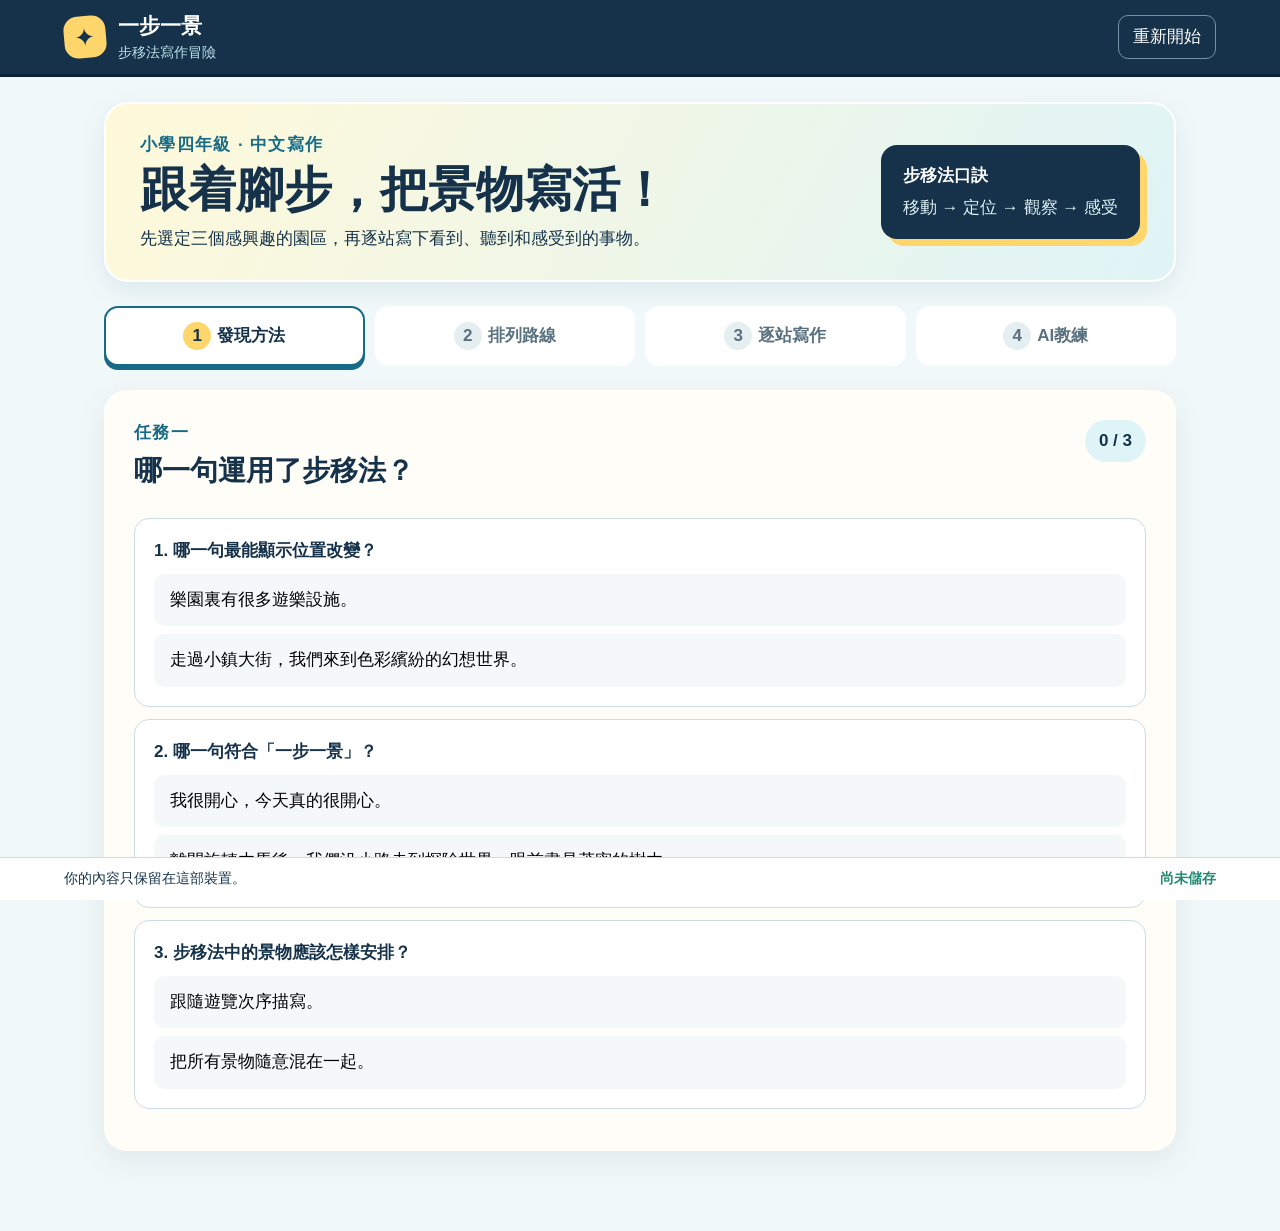
<file: p4-4d9c0e1d/index.html>
<!doctype html>
<html lang="zh-Hant">
<head>
  <meta charset="utf-8"><meta name="viewport" content="width=device-width,initial-scale=1">
  <title>一步一景寫作冒險</title>
  <meta name="description" content="小四步移法互動寫作工具：由辨認移動線索，到完成《到迪士尼樂園遊玩》。">
  <link rel="stylesheet" href="styles.css?v=12"><link rel="stylesheet" href="experience.css?v=12"><link rel="stylesheet" href="game.css?v=12"><link rel="stylesheet" href="game-fix.css?v=12"><link rel="stylesheet" href="immersive.css?v=12"><link rel="stylesheet" href="immersive-fix.css?v=12"><link rel="stylesheet" href="activities.css?v=12"><link rel="stylesheet" href="linked-update.css?v=12">
</head>
<body>
  <header class="topbar"><div class="brand"><span class="logo">✦</span><div><b>一步一景</b><small>步移法寫作冒險</small></div></div><button class="ghost" id="reset">重新開始</button></header>
  <main>
    <section class="intro"><div><span class="eyebrow">小學四年級 · 中文寫作</span><h1>跟着腳步，把景物寫活！</h1><p>先選定三個感興趣的園區，再逐站寫下看到、聽到和感受到的事物。</p></div><div class="rule"><b>步移法口訣</b><span>移動 → 定位 → 觀察 → 感受</span></div></section>
    <nav class="steps" aria-label="學習進度"><button class="step active" data-page="0"><i>1</i>發現方法</button><button class="step" data-page="1"><i>2</i>排列路線</button><button class="step" data-page="2"><i>3</i>逐站寫作</button><button class="step" data-page="3"><i>4</i>AI教練</button></nav>

    <section class="page active" data-page="0">
      <div class="section-head"><div><span class="tag">任務一</span><h2>哪一句運用了步移法？</h2></div><span class="score" id="quizScore">0 / 3</span></div>
      <div id="quiz"></div><div class="notice hidden" id="quizDone">你找到了關鍵：位置會改變，景物也跟着改變。可以前往下一關了！</div>
    </section>

    <section class="page" data-page="1">
      <div class="section-head"><div><span class="tag">任務二</span><h2>先選定遊覽區域</h2><p>用方向鍵控制小旅客，由六個園區自由選擇三個。這一頁不用寫句子。</p></div><span class="score" id="exploreCount">已選 0 / 3 區</span></div>
      <div class="park-game" id="parkGame" tabindex="0" aria-label="可用方向鍵探索的虛擬園區">
        <img src="virtual-park-map.png" alt="有六個可選主題區域的虛擬園區地圖" draggable="false">
        <div class="hotspot h0" data-spot="0"><span>🏘️</span><b>小鎮大街</b></div><div class="hotspot h1" data-spot="1"><span>🎠</span><b>幻想世界</b></div><div class="hotspot h2" data-spot="2"><span>🌿</span><b>探險世界</b></div><div class="hotspot h3" data-spot="3"><span>🚀</span><b>明日世界</b></div><div class="hotspot h4" data-spot="4"><span>❄️</span><b>魔雪奇緣世界</b></div><div class="hotspot h5" data-spot="5"><span>🐻</span><b>灰熊山谷</b></div>
        <div class="avatar" id="avatar" aria-label="小旅客">🧒🏻<i></i></div>
        <div class="map-tip" id="mapTip">從入口出發！走近發光圓圈。</div>
      </div>
      <div class="game-controls" aria-label="移動方向掣"><span></span><button data-dir="up" aria-label="向上">▲</button><span></span><button data-dir="left" aria-label="向左">◀</button><button data-dir="down" aria-label="向下">▼</button><button data-dir="right" aria-label="向右">▶</button></div>
      <div class="explore-dialog hidden" id="exploreDialog" role="dialog" aria-modal="true" aria-labelledby="exploreTitle"><div class="dialog-card immersive-card"><button class="dialog-close" id="dialogClose" aria-label="關閉">×</button><div class="inside-heading"><span class="dialog-icon" id="dialogIcon"></span><div><small>你來到了</small><h3 id="exploreTitle"></h3></div><span class="find-count" id="findCount">找到 0 / 3</span></div><p id="exploreQuestion"></p><div class="inside-scene" id="insideScene" aria-label="可以探索的園區內部場景"><div class="scene-layer" id="sceneLayer"><img id="insideImage" alt=""><div id="lookPoints"></div><div class="point-popup hidden" id="pointPopup" aria-live="polite"></div></div><span class="drag-tip">↔ 拖動畫面環視</span></div><div class="look-buttons"><button id="lookLeft">← 向左看</button><button id="lookRight">向右看 →</button></div><div class="activity-panel"><b>選擇一項活動；發光點可提供觀察提示</b><div class="activity-choices" id="activityChoices"></div></div><div class="object-info" id="objectInfo"><b>先選擇一項活動</b><span>選區時不用寫句子，寫作會在下一頁開始。</span></div><div class="found-words" id="foundWords"></div><button class="primary" id="collectSpot">選定這個園區 ✦</button></div></div>
      <details class="fallback"><summary>無法控制小人物？改用點選景點</summary><div class="places" id="places"></div></details>
      <div class="route-board solo"><div class="route"><b>我的步移路線</b><div id="routeSlots" class="route-slots"></div><button class="secondary" id="clearRoute">清除路線並返回入口</button></div></div>
      <div class="actions"><button class="primary" id="routeNext">按路線開始寫作 →</button></div>
    </section>

    <section class="page" data-page="2">
      <div class="section-head"><div><span class="tag">任務三</span><h2>一步一景寫作站</h2><p>三個園區已選定，現在每站完成一小段。</p></div><span class="score" id="stationCount">第 1 / 3 站</span></div>
      <div class="experience"><div class="scene-window" aria-label="上一頁所選活動的觀察圖"><img id="sceneStrip" src="theme-park-journey.png" alt="所選園區活動的實景照片"></div><div class="scene-bar"><span>👀 回看你上一頁選擇的活動</span></div></div>
      <div class="linked-activity" id="linkedActivity"></div>
      <div class="prompt-box"><div class="prompt-head"><b>觀察鏡頭</b><span>想不到才逐級開啟提示</span></div><div class="prompt-tabs"><button class="prompt-tab active" data-level="0">🔎 找一找</button><button class="prompt-tab" data-level="1">💭 想一想</button><button class="prompt-tab" data-level="2">✍️ 寫一寫</button></div><div id="promptText" class="prompt-text"></div></div>
      <div class="station-card"><div class="station-top"><span class="station-icon" id="stationIcon">🏰</span><div><small>現在來到</small><h3 id="stationName"></h3></div></div>
        <label>① 我怎樣移動到這裏？<select id="moveWord"><option value="">選擇步移詞……</option><option>走進</option><option>沿着小路前行</option><option>離開上一站後</option><option>穿過人群</option><option>轉過彎</option></select></label>
        <label>② 我看見／聽見甚麼？<textarea id="scene" placeholder="例：色彩繽紛的建築、歡快的音樂……"></textarea></label>
        <label>③ 人物有甚麼動作？<textarea id="action" placeholder="例：我興奮地揮手，遊客紛紛拍照……"></textarea></label>
        <label>④ 我有甚麼感受？<textarea id="feeling" placeholder="例：我彷彿走進童話世界，心裏十分期待。"></textarea></label>
        <div class="hint"><b>寫作小提示</b><span id="stationHint"></span></div>
      </div>
      <div class="actions between"><button class="secondary" id="prevStation">← 上一站</button><button class="primary" id="saveStation">儲存並到下一站 →</button></div>
    </section>

    <section class="page" data-page="3">
      <div class="section-head"><div><span class="tag">任務四</span><h2>組合文章，請AI教練提點</h2><p>教練只會指出改善方向，精彩內容仍由你創作。</p></div></div>
      <div class="editor-grid"><div><label class="title-label">題目<input id="title" value="到迪士尼樂園遊玩"></label><textarea id="essay" class="essay" aria-label="文章"></textarea><div class="editor-actions"><button class="secondary" id="copyEssay">複製文章</button><button class="primary" id="coach">請AI教練看看 ✦</button></div></div>
      <aside class="coach"><div class="coach-title"><span>✦</span><div><b>步移AI教練</b><small>先欣賞，再給一項挑戰</small></div></div><div id="feedback"><p class="muted">完成文章後按「請AI教練看看」。</p></div></aside></div>
    </section>
  </main>
  <footer><span>你的內容只保留在這部裝置。</span><b id="saved">尚未儲存</b></footer>
  <script src="app.js?v=16"></script>
</body></html>
</file>
<file: p4-4d9c0e1d/styles.css>
:root{--ink:#15324a;--blue:#176b87;--sky:#dff4f7;--yellow:#ffd66b;--paper:#fffdf7;--orange:#f08b3e;--line:#c9dce2;--ok:#1f8a70}*{box-sizing:border-box}body{margin:0;background:#f1f8f9;color:var(--ink);font-family:"Noto Sans TC","Microsoft JhengHei",sans-serif;font-size:17px;line-height:1.55}.topbar{height:74px;background:var(--ink);color:white;display:flex;align-items:center;justify-content:space-between;padding:0 max(5vw,24px);box-shadow:0 3px 0 #0c2437}.brand{display:flex;gap:12px;align-items:center}.brand b{display:block;font-size:21px}.brand small{display:block;color:#bfe3eb}.logo{width:42px;height:42px;border-radius:14px;background:var(--yellow);color:var(--ink);display:grid;place-items:center;font-size:25px;transform:rotate(-5deg)}button{font:inherit;cursor:pointer;border:0}.ghost{background:transparent;color:white;border:1px solid #7292a5;border-radius:10px;padding:8px 14px}main{max-width:1120px;margin:auto;padding:28px 24px 80px}.intro{background:linear-gradient(120deg,#fff9d9,#dff4f7);border:2px solid white;border-radius:24px;padding:28px 34px;display:flex;justify-content:space-between;gap:28px;align-items:center;box-shadow:0 8px 24px #1e61731a}.eyebrow,.tag{font-weight:800;color:var(--blue);letter-spacing:.08em}.intro h1{font-size:clamp(30px,5vw,48px);margin:4px 0 8px;line-height:1.15}.intro p{margin:0;max-width:680px}.rule{min-width:230px;background:var(--ink);color:white;padding:18px 22px;border-radius:16px;box-shadow:7px 7px 0 var(--yellow)}.rule b,.rule span{display:block}.rule span{margin-top:6px;color:#dff4f7}.steps{display:grid;grid-template-columns:repeat(4,1fr);gap:10px;margin:24px 0}.step{background:white;padding:14px;border-radius:14px;color:#5a7180;border:2px solid transparent;font-weight:700}.step i{font-style:normal;display:inline-grid;place-items:center;width:28px;height:28px;border-radius:50%;background:#e5eef1;margin-right:6px}.step.active{color:var(--ink);border-color:var(--blue);box-shadow:0 4px 0 var(--blue)}.step.active i{background:var(--yellow)}.page{display:none;background:var(--paper);border-radius:22px;padding:30px;box-shadow:0 10px 30px #15324a14}.page.active{display:block}.section-head{display:flex;align-items:flex-start;justify-content:space-between;gap:20px;margin-bottom:22px}.section-head h2{font-size:28px;margin:3px 0}.section-head p{margin:0;color:#607887}.score{background:var(--sky);padding:8px 14px;border-radius:99px;font-weight:800;white-space:nowrap}.question{padding:19px;border:1px solid var(--line);border-radius:15px;margin:12px 0;background:white}.question b{display:block;margin-bottom:10px}.options{display:grid;gap:8px}.option{text-align:left;background:#f4f8f9;border:2px solid transparent;border-radius:10px;padding:11px 14px}.option:hover{border-color:#7db4c2}.option.correct{background:#e2f6ed;border-color:var(--ok)}.option.wrong{background:#fff0eb;border-color:#e47755}.explain{margin:10px 0 0;font-weight:700}.notice,.hint{margin-top:18px;background:#fff3c9;border-left:5px solid var(--yellow);padding:14px 17px;border-radius:8px}.hidden{display:none}.route-board{display:grid;grid-template-columns:1.2fr 1fr;gap:22px}.places{display:grid;grid-template-columns:1fr 1fr;gap:12px}.place{background:white;border:2px solid var(--line);padding:18px;border-radius:16px;text-align:left;display:flex;align-items:center;gap:13px;font-weight:800}.place span{font-size:31px}.place:disabled{opacity:.45}.route{background:#eaf6f8;border-radius:18px;padding:20px}.route-slots{display:grid;gap:8px;margin:14px 0}.route-item{background:white;border-radius:10px;padding:10px 12px;border-left:5px solid var(--orange)}.route-item b{display:inline-grid;width:26px;height:26px;border-radius:50%;place-items:center;background:var(--yellow);margin-right:8px}.primary,.secondary{padding:11px 18px;border-radius:11px;font-weight:800}.primary{background:var(--orange);color:white;box-shadow:0 4px 0 #b85a1d}.secondary{background:white;color:var(--ink);border:2px solid var(--line)}.actions{display:flex;justify-content:flex-end;margin-top:22px}.between{justify-content:space-between}.station-card{max-width:760px;margin:auto;background:white;border:2px solid var(--line);border-radius:20px;padding:24px}.station-top{display:flex;gap:14px;align-items:center;border-bottom:1px dashed var(--line);padding-bottom:15px;margin-bottom:17px}.station-icon{font-size:40px}.station-top h3{margin:0;font-size:25px}.station-top small{color:#6d8592}label{display:block;font-weight:800;margin:15px 0}textarea,select,input{display:block;width:100%;margin-top:7px;border:2px solid var(--line);border-radius:11px;padding:12px;font:inherit;color:var(--ink);background:#fbfefe}textarea{min-height:82px;resize:vertical}textarea:focus,select:focus,input:focus{outline:3px solid #ffd66b80;border-color:var(--blue)}.hint{display:flex;gap:12px}.hint span{font-weight:400}.editor-grid{display:grid;grid-template-columns:1.5fr .8fr;gap:22px}.title-label{margin-top:0}.essay{min-height:390px;line-height:1.8;background:white}.editor-actions{display:flex;justify-content:flex-end;gap:10px;margin-top:12px}.coach{background:var(--ink);color:white;border-radius:18px;padding:20px}.coach-title{display:flex;gap:11px;align-items:center;border-bottom:1px solid #567185;padding-bottom:15px}.coach-title>span{font-size:30px;color:var(--yellow)}.coach-title b,.coach-title small{display:block}.coach-title small,.muted{color:#bed1dc}.feedback-card{background:#24475e;border-radius:12px;padding:13px;margin-top:12px}.feedback-card b{color:var(--yellow);display:block;margin-bottom:4px}footer{position:fixed;bottom:0;left:0;right:0;background:white;border-top:1px solid var(--line);padding:10px max(5vw,24px);display:flex;justify-content:space-between;font-size:14px}footer b{color:var(--ok)}@media(max-width:760px){main{padding:16px 12px 72px}.intro{padding:22px;display:block}.rule{margin-top:18px}.steps{grid-template-columns:1fr 1fr}.step{padding:10px}.page{padding:20px 15px}.route-board,.editor-grid{grid-template-columns:1fr}.places{grid-template-columns:1fr}.section-head{display:block}.score{display:inline-block;margin-top:8px}.hint{display:block}.actions .primary{width:100%}footer span{display:none}}
/* Immersive observation station */
.experience,.prompt-box,.station-card{max-width:760px;margin:0 auto 16px}.scene-window{overflow:hidden;border-radius:20px 20px 0 0;aspect-ratio:16/7;background:#bfdde4;border:3px solid white;box-shadow:0 8px 22px #15324a1f}.scene-window img{width:400%;height:100%;object-fit:cover;display:block;transition:transform .65s cubic-bezier(.2,.8,.2,1)}.scene-bar{display:flex;justify-content:space-between;align-items:center;background:var(--ink);color:white;padding:10px 15px;border-radius:0 0 15px 15px}.sound-btn{background:#31566d;color:white;border:1px solid #8ba7b7;border-radius:99px;padding:5px 11px}.sound-btn[aria-pressed="true"]{background:var(--yellow);color:var(--ink)}.prompt-box{background:#eaf6f8;border:2px solid #abd5de;border-radius:16px;padding:15px}.prompt-head{display:flex;justify-content:space-between;gap:12px;align-items:center}.prompt-head span{font-size:14px;color:#607887}.prompt-tabs{display:flex;gap:8px;margin:12px 0}.prompt-tab{flex:1;padding:9px;border-radius:9px;background:white;color:var(--ink);border:2px solid transparent;font-weight:800}.prompt-tab.active{border-color:var(--blue);background:var(--yellow)}.prompt-text{background:white;border-radius:11px;padding:13px 15px;min-height:58px}.prompt-text ul{margin:0;padding-left:23px}@media(max-width:760px){.scene-window{aspect-ratio:4/3}.scene-bar{font-size:14px}.prompt-head{align-items:flex-start}.prompt-head span{max-width:145px}.prompt-tabs{gap:4px}.prompt-tab{font-size:14px;padding:8px 3px}}
</file>
<file: p4-4d9c0e1d/experience.css>
.scene-window{aspect-ratio:4/3}
.scene-window img{height:auto;min-height:100%;object-fit:cover}
@media(max-width:760px){.scene-window{aspect-ratio:1/1}}
.route-board.solo{grid-template-columns:1fr;max-width:900px;margin:12px auto}
</file>
<file: p4-4d9c0e1d/game.css>
.park-game{position:relative;max-width:900px;margin:auto;aspect-ratio:3/2;overflow:hidden;border:5px solid #fff;border-radius:22px;box-shadow:0 10px 28px #15324a2b;background:#90d7f2;outline:none}.park-game:focus{box-shadow:0 0 0 4px var(--yellow),0 10px 28px #15324a2b}.park-game>img{width:100%;height:100%;object-fit:cover;display:block;user-select:none}.avatar{position:absolute;left:50%;top:88%;font-size:clamp(24px,4vw,42px);translate:-50% -75%;filter:drop-shadow(0 5px 3px #16344880);z-index:5;transition:left .08s linear,top .08s linear}.avatar i{display:block;width:70%;height:18%;background:#15324a66;border-radius:50%;margin:-5px auto 0}.hotspot{position:absolute;translate:-50% -50%;display:grid;place-items:center;width:clamp(55px,8vw,90px);aspect-ratio:1;border-radius:50%;background:#fff7;border:4px solid var(--yellow);box-shadow:0 0 0 7px #ffd66b55,0 0 22px #fff;animation:pulse 1.8s infinite;text-align:center;z-index:3}.hotspot span{font-size:clamp(20px,3vw,34px)}.hotspot b{position:absolute;top:105%;background:#15324ae6;color:#fff;border-radius:7px;padding:2px 7px;font-size:12px;white-space:nowrap}.hotspot.visited{border-color:#36b889;background:#dff9eb;animation:none;box-shadow:0 0 0 5px #36b88944}.h0{left:50%;top:63%}.h1{left:22%;top:27%}.h2{left:77%;top:23%}.h3{left:82%;top:63%}.map-tip{position:absolute;left:50%;bottom:2%;translate:-50% 0;background:#15324ae8;color:#fff;border-radius:99px;padding:7px 14px;font-weight:800;white-space:nowrap;font-size:14px}.game-controls{display:grid;grid-template-columns:repeat(3,56px);justify-content:center;gap:7px;margin:14px}.game-controls button{width:56px;height:48px;border-radius:12px;background:var(--ink);color:#fff;font-weight:900;box-shadow:0 4px 0 #071b29;touch-action:none}.game-controls button:active{translate:0 3px;box-shadow:0 1px 0 #071b29}.explore-dialog{position:fixed;inset:0;background:#071b29bb;z-index:30;display:grid;place-items:center;padding:18px}.explore-dialog.hidden{display:none}.dialog-card{position:relative;background:var(--paper);width:min(520px,100%);border-radius:22px;padding:27px;box-shadow:0 16px 50px #0005;text-align:center}.dialog-card h3{font-size:28px;margin:0}.dialog-card small{display:block;color:#607887}.dialog-icon{font-size:45px}.dialog-card label{text-align:left}.dialog-close{position:absolute;right:13px;top:10px;background:transparent;font-size:28px;color:#607887}.fallback{max-width:900px;margin:12px auto}.fallback summary{cursor:pointer;color:var(--blue);font-weight:800}.fallback .places{margin-top:10px}.route-board>.places{display:none}@keyframes pulse{50%{transform:scale(1.08)}}@media(max-width:600px){.park-game{aspect-ratio:1/1}.park-game>img{object-fit:cover}.hotspot{width:50px}.hotspot b{font-size:10px}.map-tip{font-size:12px;max-width:88%;white-space:normal;text-align:center}.dialog-card{padding:22px 17px}}
</file>
<file: p4-4d9c0e1d/game-fix.css>
.route-board.solo{grid-template-columns:1fr;max-width:900px;margin:12px auto}
@media(max-width:600px){.park-game{aspect-ratio:3/2}.park-game>img{object-fit:fill}}
</file>
<file: p4-4d9c0e1d/immersive.css>
.immersive-card{width:min(820px,100%);max-height:94vh;overflow:auto;text-align:left}.inside-heading{display:flex;align-items:center;gap:12px}.inside-heading h3{margin:0}.find-count{margin-left:auto;background:var(--sky);color:var(--ink);padding:6px 11px;border-radius:99px;font-weight:800}.inside-scene{position:relative;aspect-ratio:16/8;overflow:hidden;border-radius:16px;background-image:url("theme-park-journey.png");background-repeat:no-repeat;background-size:400% 100%;background-position:0% center;box-shadow:inset 0 0 0 3px #fff;touch-action:none;cursor:grab}.inside-scene:active{cursor:grabbing}.look-point{position:absolute;width:42px;height:42px;border-radius:50%;background:#ffd66be8;border:3px solid white;box-shadow:0 0 0 7px #ffd66b55,0 3px 12px #0006;font-weight:900;color:var(--ink);animation:pulse 1.6s infinite;translate:-50% -50%}.look-point.found{background:#2eb487;color:white;animation:none;box-shadow:0 0 0 5px #2eb48755}.drag-tip{position:absolute;bottom:10px;left:50%;translate:-50%;background:#15324add;color:white;padding:5px 12px;border-radius:99px;font-size:13px;pointer-events:none}.look-buttons{display:flex;justify-content:center;gap:8px;margin:8px 0}.look-buttons button{background:#eaf6f8;color:var(--ink);border:1px solid #abd5de;border-radius:9px;padding:7px 14px}.object-info{background:#fff4cb;border-left:5px solid var(--yellow);border-radius:10px;padding:12px 15px}.object-info b,.object-info span{display:block}.object-info span{margin-top:3px}.object-question{display:block;margin-top:6px;color:var(--blue);font-weight:800}.found-words{display:flex;flex-wrap:wrap;gap:6px;margin-top:9px}.word-chip{background:#e2f6ed;color:#17654f;border-radius:99px;padding:4px 9px;font-size:14px;font-weight:800}@media(max-width:600px){.immersive-card{padding:18px 12px}.inside-scene{aspect-ratio:4/3}.inside-heading{padding-right:26px}.find-count{font-size:12px}.drag-tip{white-space:nowrap}}
</file>
<file: p4-4d9c0e1d/immersive-fix.css>
.inside-scene{aspect-ratio:16/9;background:#15324a}
.scene-layer{position:absolute;top:0;bottom:0;left:-8%;width:116%;transition:transform .18s ease;will-change:transform}
.scene-layer>img{position:absolute;inset:0;width:100%;height:100%;object-fit:cover;display:block;user-select:none;pointer-events:none}
#lookPoints{position:absolute;inset:0}
@media(max-width:600px){.inside-scene{aspect-ratio:16/9}.look-point{width:36px;height:36px}}
</file>
<file: p4-4d9c0e1d/activities.css>
.activity-panel{margin:12px 0}.activity-panel>b{display:block;margin-bottom:7px}.activity-choices{display:grid;grid-template-columns:repeat(3,1fr);gap:8px}.activity-card{border:2px solid #c9dce2;border-radius:12px;padding:7px;background:white;overflow:hidden}.activity-choice{display:block;width:100%;min-height:74px;border:0;padding:0;background:white;text-align:left;color:var(--ink)}.activity-choice b,.activity-choice small{display:block}.activity-choice small{color:#607887;margin-top:3px}.activity-card:has(.activity-choice.active){border-color:var(--orange);background:#fff4e8;box-shadow:0 3px 0 var(--orange)}.activity-choice.active{background:#fff4e8}.action-bank{display:flex;flex-wrap:wrap;gap:5px;margin-top:7px}.action-chip{border-radius:99px;background:#eaf6f8;color:var(--blue);padding:3px 8px;font-size:14px;font-weight:800}.activity-thumb{display:block;width:100%;height:92px;object-fit:cover;border-radius:7px;margin-bottom:7px;background:#dcecf0}.photo-credit{display:block;margin-top:6px;color:#56717c;font-size:12px;line-height:1.25;text-decoration:underline}.photo-credit:focus{outline:2px solid var(--blue);outline-offset:2px}@media(max-width:600px){.activity-choices{grid-template-columns:1fr}.activity-choice{min-height:auto}.activity-thumb{height:130px}}
</file>
<file: p4-4d9c0e1d/linked-update.css>
.h4{left:16%;top:66%}
.h5{left:48%;top:18%}
.hotspot.unavailable{opacity:.45;animation:none;filter:grayscale(.7)}
.scene-window img.linked-scene{width:100%;height:100%;min-height:0;object-fit:cover}
.linked-activity{max-width:760px;margin:0 auto 16px;padding:13px 15px;border:2px solid #abd5de;border-radius:14px;background:#fff}
.linked-activity b,.linked-activity span,.linked-activity em{display:block}
.linked-activity span{margin-top:5px;color:#425f70}
.linked-activity em{margin-top:7px;color:#7a4b13;font-style:normal;font-weight:700}
.point-popup{position:absolute;z-index:8;width:min(260px,58%);padding:9px 11px;border:2px solid #fff;border-radius:12px;background:#15324aee;color:#fff;text-align:left;box-shadow:0 5px 16px #0006;pointer-events:none}
.point-popup b,.point-popup span{display:block}.point-popup span{margin-top:3px;font-size:14px;line-height:1.35}
@media(max-width:600px){.h4{left:14%;top:72%}.h5{left:48%;top:14%}.h4 b,.h5 b{font-size:10px}}
</file>
